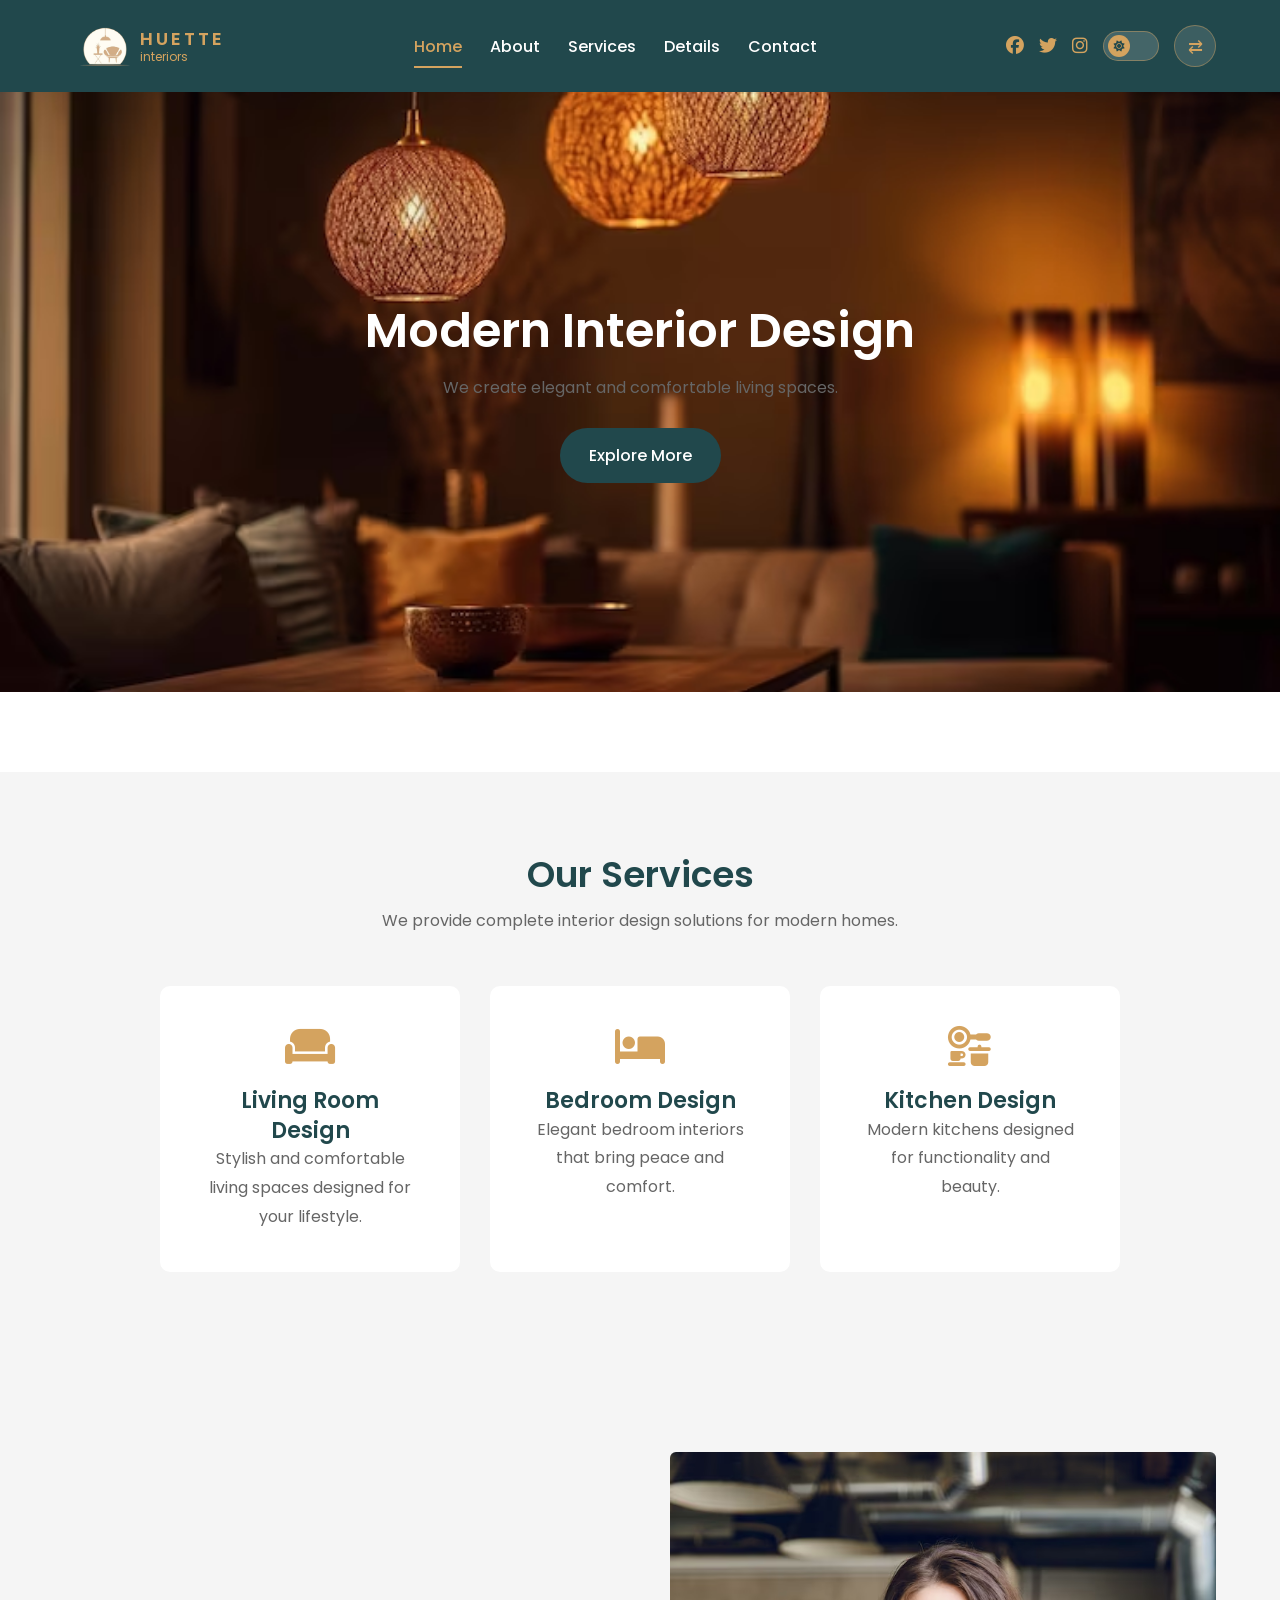
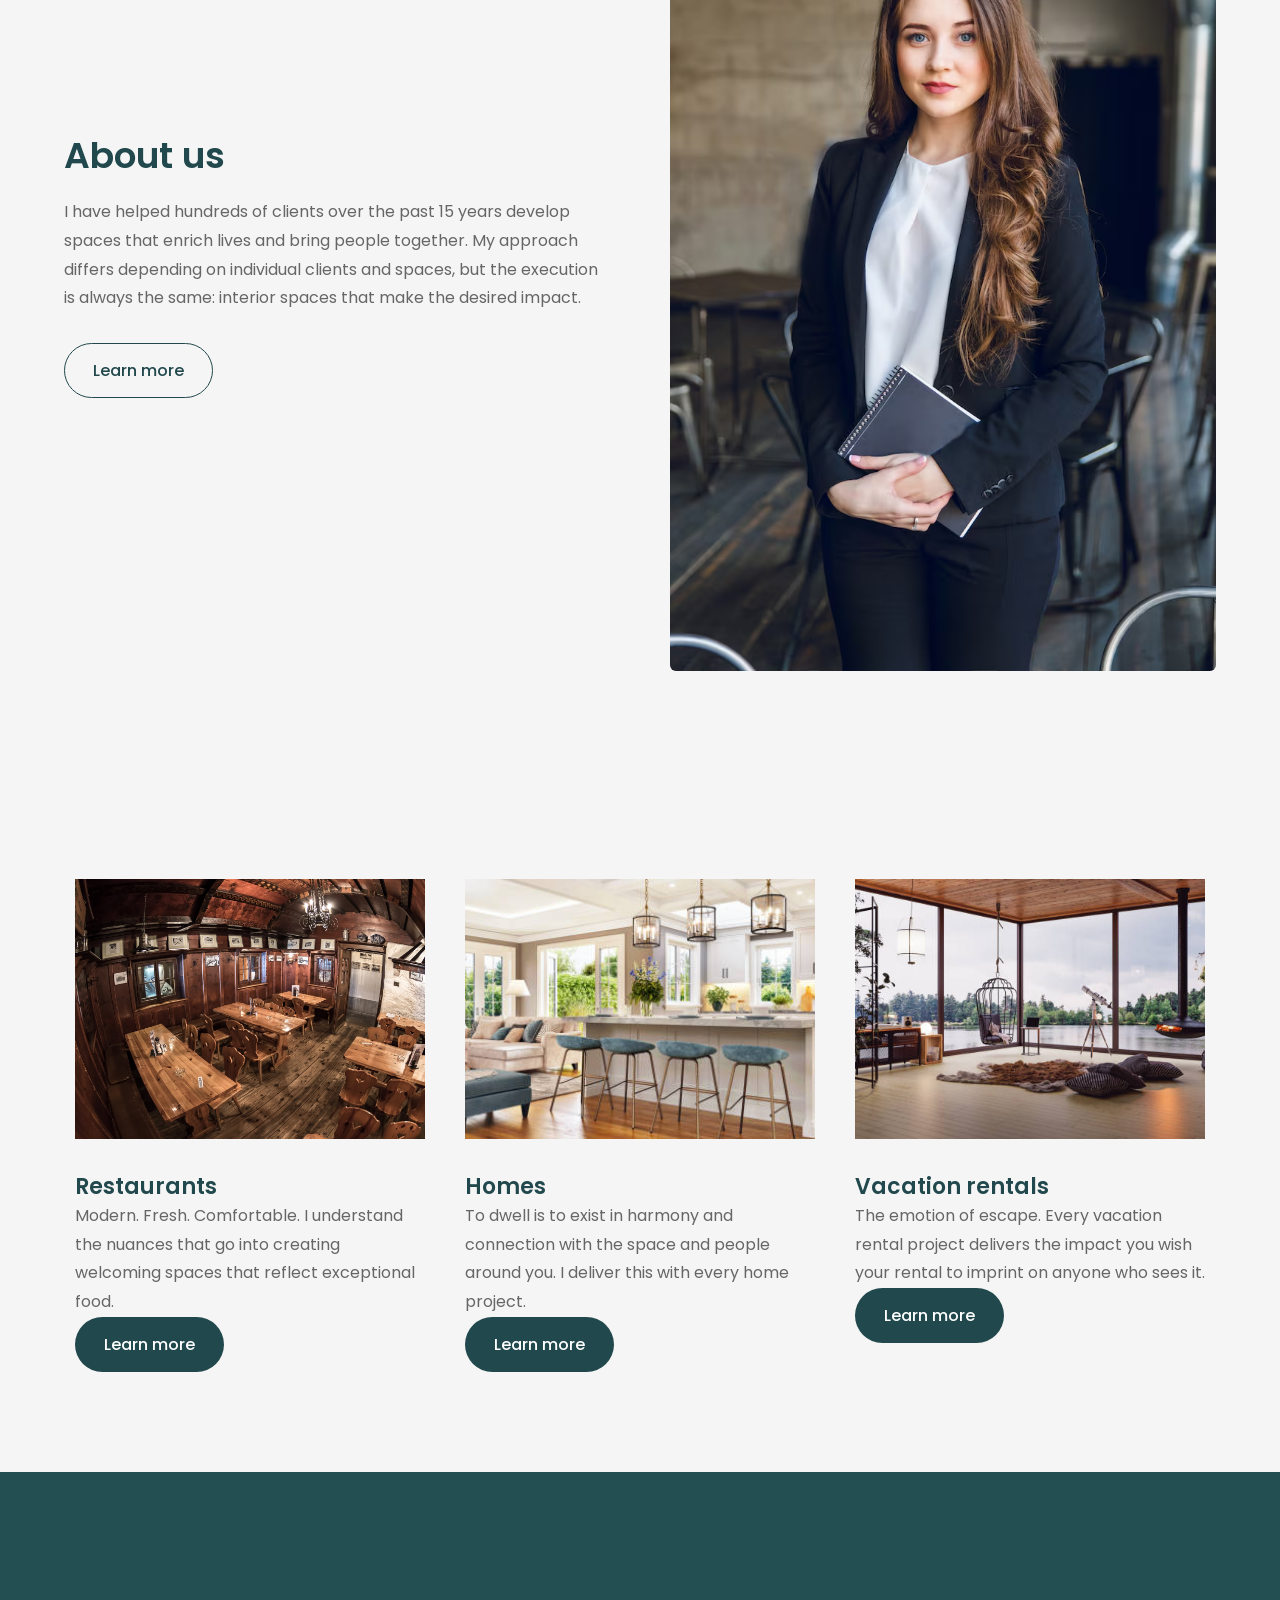
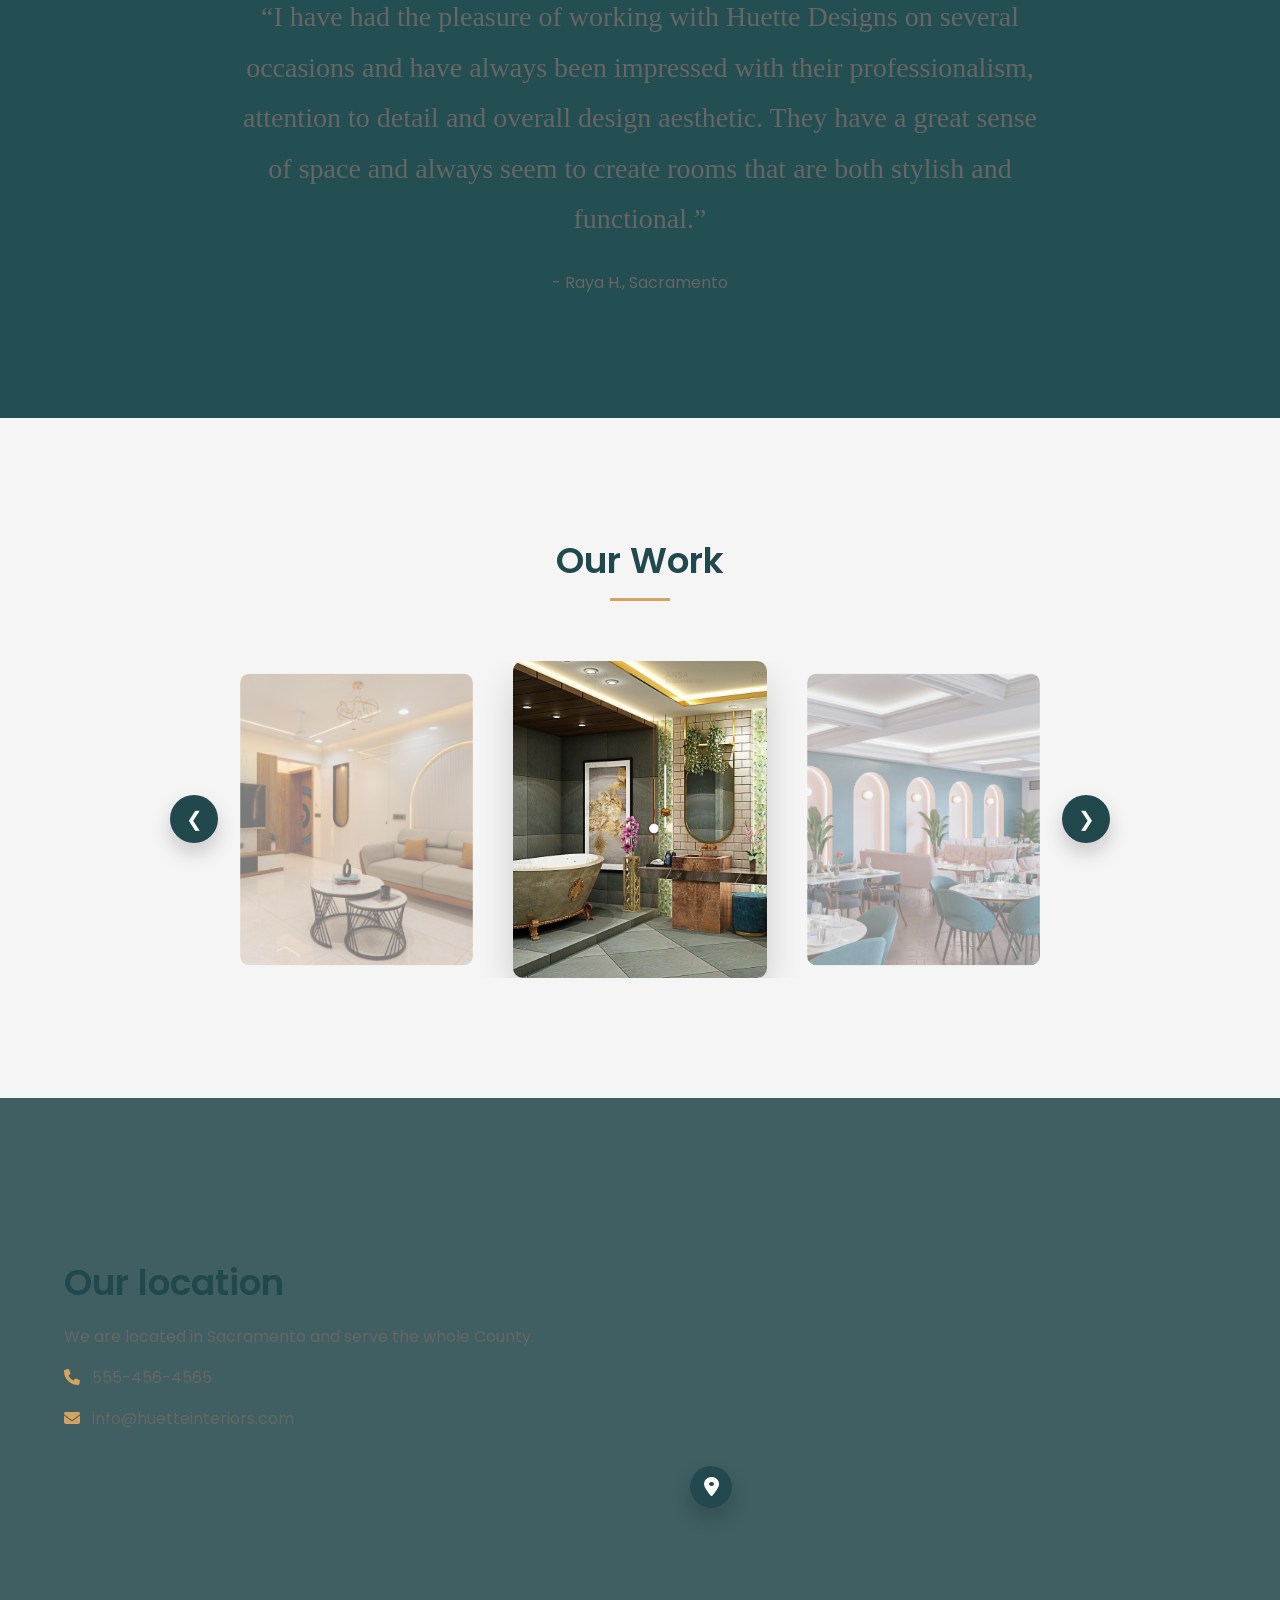
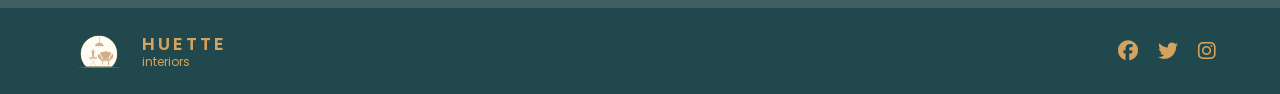
<file: index.html>
<!DOCTYPE html>
<html lang="en" dir="ltr">

<head>
    <meta charset="UTF-8">
    <title>Huette Interiors</title>

    <link rel="stylesheet" href="css/style.css">

    <link rel="stylesheet" href="https://cdnjs.cloudflare.com/ajax/libs/font-awesome/6.5.0/css/all.min.css">

    <link href="https://fonts.googleapis.com/css2?family=Poppins:wght@300;400;500;600;700&display=swap"
        rel="stylesheet">

</head>

<body>

    <!-- HEADER -->
    <header class="header">

        <div class="container header-container">

            <div class="logo">
                <img src="images/logo.png" alt="Huette Logo">

                <div class="logo-text">
                    <h2>HUETTE</h2>
                    <p>interiors</p>
                </div>
            </div>

            <nav class="nav-menu">
                <a href="index.html">Home</a>
                <a href="about.html">About</a>
                <a href="services.html">Services</a>
                <a href="details.html">Details</a>
                <a href="contact.html">Contact</a>
            </nav>

            <div class="header-icons">
                <i class="fab fa-facebook"></i>
                <i class="fab fa-twitter"></i>
                <i class="fab fa-instagram"></i>

                <label class="theme-switch">
  <input type="checkbox" id="darkModeToggle">
  <span class="slider-toggle"></span>
</label>

<button class="rtl-toggle" id="layoutToggle">⇄</button>


            </div>

        </div>

    </header>


    <!-- HERO -->
<section class="hero">

<div class="container hero-content">

<div class="hero-text">
<h1>Modern Interior Design</h1>
<p>We create elegant and comfortable living spaces.</p>
<a href="#" class="hero-btn">Explore More</a>
</div>

</div>

</section>

    <!-- SERVICES -->
<section class="services">

<div class="container">

<div class="services-title">
<h2 class="gradient-text">Our Services</h2>
<p>We provide complete interior design solutions for modern homes.</p>
</div>

<div class="services-box">

<div class="service-card">
<i class="fas fa-couch"></i>
<h3>Living Room Design</h3>
<p>Stylish and comfortable living spaces designed for your lifestyle.</p>
</div>

<div class="service-card">
<i class="fas fa-bed"></i>
<h3>Bedroom Design</h3>
<p>Elegant bedroom interiors that bring peace and comfort.</p>
</div>

<div class="service-card">
<i class="fas fa-kitchen-set"></i>
<h3>Kitchen Design</h3>
<p>Modern kitchens designed for functionality and beauty.</p>
</div>

</div>

</div>

</section>


    <!-- ABOUT -->
    <section class="about">

        <div class="container about-container">

            <div class="about-text">

                <h2>About us</h2>

                <p>
                    I have helped hundreds of clients over the past 15 years develop spaces
                    that enrich lives and bring people together. My approach differs depending
                    on individual clients and spaces, but the execution is always the same:
                    interior spaces that make the desired impact.
                </p>

                <a href="#" class="about-btn">Learn more</a>

            </div>

            <div class="about-image reveal-mask">
                <img src="images/about.jpg" alt="Interior Designer">
            </div>

        </div>

    </section>


    <!-- PROJECTS -->
    <section class="projects">

        <div class="container projects-container">

            <div class="project-card">
                <img src="images/restaurant.jpg" alt="Restaurants">

                <h3>Restaurants</h3>

                <p>
                    Modern. Fresh. Comfortable. I understand the nuances that go
                    into creating welcoming spaces that reflect exceptional food.
                </p>

                <a href="#" class="project-btn">Learn more</a>
            </div>


            <div class="project-card">
                <img src="images/home.jpg" alt="Homes">

                <h3>Homes</h3>

                <p>
                    To dwell is to exist in harmony and connection with the space
                    and people around you. I deliver this with every home project.
                </p>

                <a href="#" class="project-btn">Learn more</a>
            </div>


            <div class="project-card">
                <img src="images/vacation.jpg" alt="Vacation rentals">

                <h3>Vacation rentals</h3>

                <p>
                    The emotion of escape. Every vacation rental project delivers
                    the impact you wish your rental to imprint on anyone who sees it.
                </p>

                <a href="#" class="project-btn">Learn more</a>
            </div>

        </div>

    </section>


    <!-- TESTIMONIAL -->
    <section class="testimonial">

        <div class="container testimonial-container">

            <p class="testimonial-text">
                “I have had the pleasure of working with Huette Designs on several
                occasions and have always been impressed with their professionalism,
                attention to detail and overall design aesthetic. They have a great
                sense of space and always seem to create rooms that are both stylish
                and functional.”
            </p>

            <p class="testimonial-author">
                - Raya H., Sacramento
            </p>

        </div>

    </section>


   <!-- WORK SLIDER -->
<section class="work-section">

<div class="container">

<h2 class="work-title">Our Work</h2>

<div class="work-slider">

<button class="prev">&#10094;</button>

<div class="slider-container">

<div class="slider-track">

<img src="images/work1.jpg" class="slide active">
<img src="images/work2.jpg" class="slide">
<img src="images/work3.jpg" class="slide">
<img src="images/work4.jpg" class="slide">
<img src="images/work5.jpg" class="slide">

</div>

</div>

<button class="next">&#10095;</button>

</div>

</div>

</section>

    <!-- LOCATION -->
    <section class="location">

        <div class="container location-container">

            <div class="location-text">

                <h2>Our location</h2>

                <p>We are located in Sacramento and serve the whole County.</p>

                <p><i class="fas fa-phone"></i> 555-456-4565</p>
                <p><i class="fas fa-envelope"></i> info@huetteinteriors.com</p>

            </div>


            <div class="location-map">

                <iframe src="https://www.google.com/maps?q=Sacramento&output=embed" width="100%" height="350"
                    style="border:0" allowfullscreen loading="lazy">
                </iframe>

                <div class="map-pin">
                    <i class="fas fa-map-marker-alt"></i>
                </div>

            </div>

        </div>

    </section>
    <footer class="footer">

        <div class="container">

            <div class="footer-logo">
                <img src="images/logo.png" alt="Huette Interiors">
                <div class="footer-logo-text">
                    <h2>HUETTE</h2>
                    <p>interiors</p>
                </div>
            </div>

            <div class="footer-social">
                <i class="fab fa-facebook"></i>
                <i class="fab fa-twitter"></i>
                <i class="fab fa-instagram"></i>
            </div>

        </div>

    </footer>
<button id="scrollTopBtn" type="button" aria-label="Scroll to top">&#8679;</button>
<script src="js/script.js"></script>
</body>

</html>
</file>
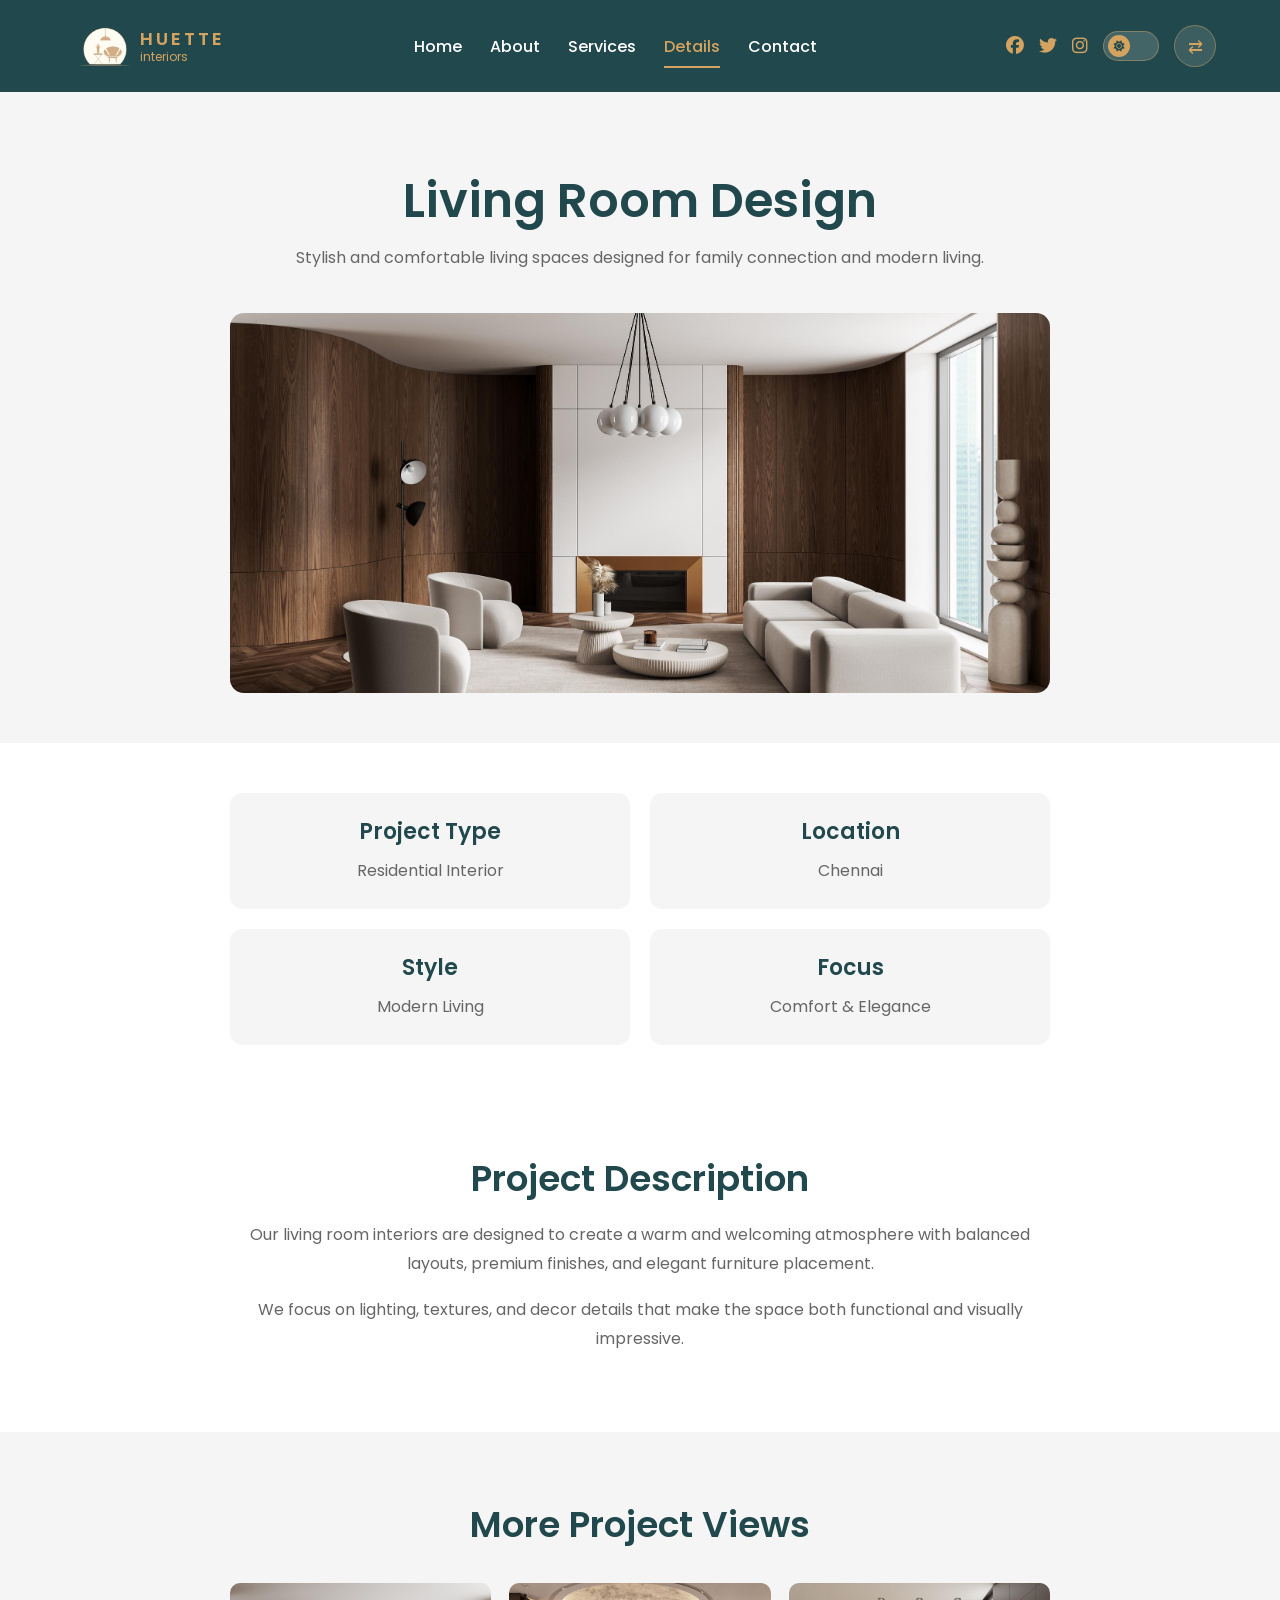
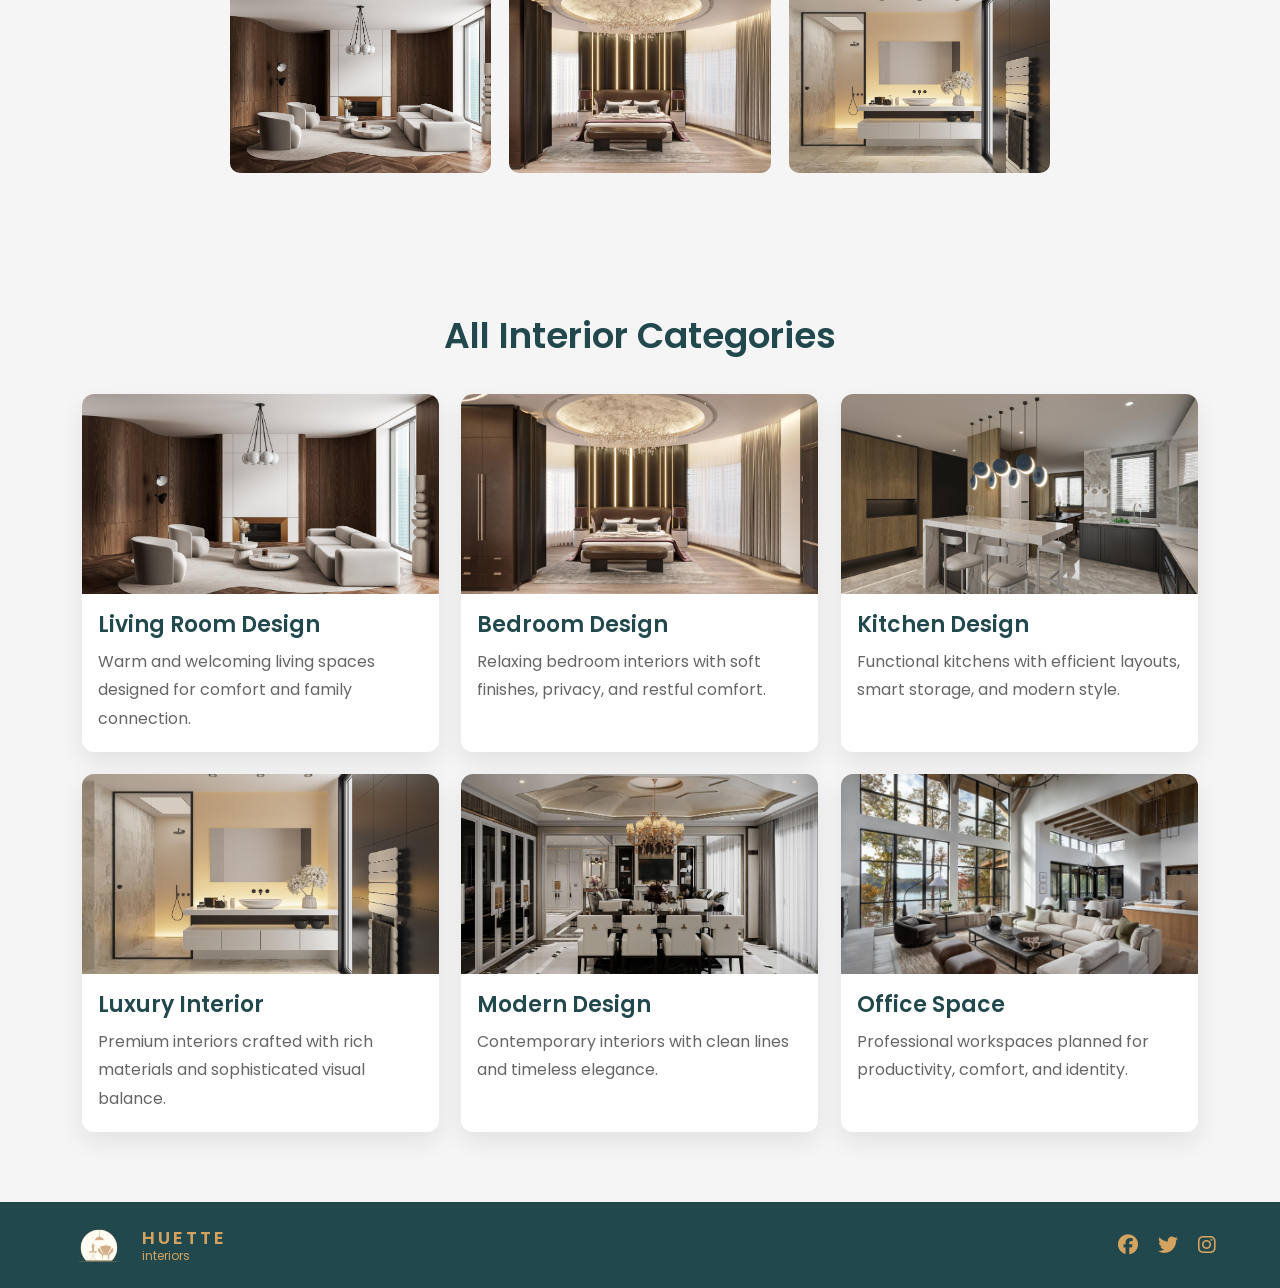
<file: details.html>
<!DOCTYPE html>
<html lang="en" dir="ltr">
<head>
    <meta charset="UTF-8">
    <meta name="viewport" content="width=device-width, initial-scale=1.0">
    <title>Details | Huette Interiors</title>

    <link rel="stylesheet" href="css/style.css">
    <link rel="stylesheet" href="https://cdnjs.cloudflare.com/ajax/libs/font-awesome/6.5.0/css/all.min.css">
    <link href="https://fonts.googleapis.com/css2?family=Poppins:wght@300;400;500;600;700&display=swap" rel="stylesheet">
</head>
<body>

    <header class="header">
        <div class="container header-container">
            <div class="logo">
                <img src="images/logo.png" alt="Huette Logo">
                <div class="logo-text">
                    <h2>HUETTE</h2>
                    <p>interiors</p>
                </div>
            </div>

            <button class="menu-toggle" id="menuToggle" type="button" aria-label="Toggle menu">
                <span></span>
                <span></span>
                <span></span>
            </button>

            <nav class="nav-menu" id="navMenu">
                <a href="index.html">Home</a>
                <a href="about.html">About</a>
                <a href="services.html">Services</a>
                <a href="details.html">Details</a>
                <a href="contact.html">Contact</a>
            </nav>

            <div class="header-icons">
                <i class="fab fa-facebook"></i>
                <i class="fab fa-twitter"></i>
                <i class="fab fa-instagram"></i>

                <label class="theme-switch">
                    <input type="checkbox" id="darkModeToggle">
                    <span class="slider-toggle"></span>
                </label>

                <button class="rtl-toggle" id="layoutToggle" type="button">⇄</button>
            </div>
        </div>
    </header>

    <section class="project-details">
        <div class="container">
            <h1 class="project-title" id="projectTitle">Living Room Design</h1>
            <p class="project-subtitle" id="projectSubtitle">
                Stylish and comfortable living spaces designed for family connection and modern living.
            </p>
        </div>
    </section>

    <section class="project-main-image">
        <img id="projectMainImage" src="images/gallery1.jpg" alt="Living Room Design">
    </section>

    <section class="project-info-section">
        <div class="container project-info-grid">
            <div class="project-info-box">
                <h3>Project Type</h3>
                <p id="projectType">Residential Interior</p>
            </div>

            <div class="project-info-box">
                <h3>Location</h3>
                <p id="projectLocation">Chennai</p>
            </div>

            <div class="project-info-box">
                <h3>Style</h3>
                <p id="projectStyle">Modern Living</p>
            </div>

            <div class="project-info-box">
                <h3>Focus</h3>
                <p id="projectFocus">Comfort & Elegance</p>
            </div>
        </div>
    </section>

    <section class="project-description">
        <div class="container">
            <h2>Project Description</h2>
            <p id="projectDescription1"></p>
            <p id="projectDescription2"></p>
        </div>
    </section>

    <section class="details-gallery">
        <div class="container">
            <h2>More Project Views</h2>
            <div class="details-gallery-grid">
                <img id="galleryImage1" src="images/gallery1.jpg" alt="View 1">
                <img id="galleryImage2" src="images/gallery2.jpg" alt="View 2">
                <img id="galleryImage3" src="images/gallery3.jpg" alt="View 3">
            </div>
        </div>
    </section>

    <section class="all-services-details">
        <div class="container">
            <h2 class="all-services-title">All Interior Categories</h2>

            <div class="all-services-grid">
                <div class="all-service-card">
                    <img src="images/gallery1.jpg" alt="Living Room">
                    <h3>Living Room Design</h3>
                    <p>Warm and welcoming living spaces designed for comfort and family connection.</p>
                </div>

                <div class="all-service-card">
                    <img src="images/gallery2.jpg" alt="Bedroom">
                    <h3>Bedroom Design</h3>
                    <p>Relaxing bedroom interiors with soft finishes, privacy, and restful comfort.</p>
                </div>

                <div class="all-service-card">
                    <img src="images/gallery3.jpg" alt="Kitchen">
                    <h3>Kitchen Design</h3>
                    <p>Functional kitchens with efficient layouts, smart storage, and modern style.</p>
                </div>

                <div class="all-service-card">
                    <img src="images/gallery4.jpg" alt="Luxury Interior">
                    <h3>Luxury Interior</h3>
                    <p>Premium interiors crafted with rich materials and sophisticated visual balance.</p>
                </div>

                <div class="all-service-card">
                    <img src="images/gallery5.jpg" alt="Modern Design">
                    <h3>Modern Design</h3>
                    <p>Contemporary interiors with clean lines and timeless elegance.</p>
                </div>

                <div class="all-service-card">
                    <img src="images/gallery6.jpg" alt="Office Space">
                    <h3>Office Space</h3>
                    <p>Professional workspaces planned for productivity, comfort, and identity.</p>
                </div>
            </div>
        </div>
    </section>

    <footer class="footer">
        <div class="container">
            <div class="footer-logo">
                <img src="images/logo.png" alt="Huette Interiors">
                <div class="footer-logo-text">
                    <h2>HUETTE</h2>
                    <p>interiors</p>
                </div>
            </div>

            <div class="footer-social">
                <i class="fab fa-facebook"></i>
                <i class="fab fa-twitter"></i>
                <i class="fab fa-instagram"></i>
            </div>
        </div>
    </footer>

    <button id="scrollTopBtn" type="button" aria-label="Scroll to top">&#8679;</button>

    <script src="js/details.js"></script>
    <script src="js/script.js"></script>
</body>
</html>
</file>
<file: css/style.css>
/* ================= GLOBAL ================= */

* {
    margin: 0;
    padding: 0;
    box-sizing: border-box;
}

body {
    font-family: 'Poppins', sans-serif;
    transition: 0.3s;
    overflow-x: hidden;
}

section{
position:relative;
}

/* ================= CONTAINER ================= */

.container {
    width: 90%;
    max-width: 1200px;
    margin: auto;
}


/* ================= HEADER ================= */

.header {
    background: #21484c;
    padding: 20px 0;
    position: sticky;
    top: 0;
    z-index: 1000;
}

.header-container {
    display: flex;
    align-items: center;
    justify-content: space-between;
    gap: 20px;
}

.logo {
    display: flex;
    align-items: center;
    gap: 6px;
    color: #d4a35f;
    flex-shrink: 0;
}

.logo img {
    width: 82px;
    margin-right: -12px;
}

.logo-text h2 {
    font-size: 18px;
    letter-spacing: 3px;
}

.logo-text p {
    font-size: 12px;
}

.nav-menu {
    display: flex;
    align-items: center;
    gap: 28px;
}

.nav-menu a {
    color: white;
    text-decoration: none;
    font-size: 16px;
    position: relative;
    transition: color 0.3s ease;
}

.nav-menu a:hover,
.nav-menu a.active {
    color: #d4a35f;
}

.nav-menu a.active::after {
    content: "";
    position: absolute;
    left: 0;
    bottom: -8px;
    width: 100%;
    height: 2px;
    background: #d4a35f;
}

.header-icons {
    display: flex;
    align-items: center;
    gap: 15px;
    flex-shrink: 0;
}

.header-icons i {
    font-size: 18px;
    color: #d4a35f;
    cursor: pointer;
}

.theme-switch {
    position: relative;
    display: inline-flex;
    align-items: center;
    width: 56px;
    height: 30px;
    cursor: pointer;
    flex-shrink: 0;
}

.theme-switch input {
    display: none;
}

.slider-toggle {
    position: relative;
    display: block;
    width: 100%;
    height: 100%;
    background: rgba(255, 255, 255, 0.16);
    border: 1px solid rgba(212, 163, 95, 0.45);
    border-radius: 999px;
    transition: background-color 0.3s ease, border-color 0.3s ease;
}

.slider-toggle::before {
    content: "\f185";
    font-family: "Font Awesome 6 Free";
    font-weight: 900;
    position: absolute;
    top: 50%;
    left: 4px;
    width: 22px;
    height: 22px;
    transform: translateY(-50%);
    border-radius: 50%;
    background: #d4a35f;
    color: #21484c;
    display: flex;
    align-items: center;
    justify-content: center;
    font-size: 11px;
    transition: transform 0.3s ease;
}

.theme-switch input:checked + .slider-toggle {
    background: rgba(212, 163, 95, 0.25);
}

.theme-switch input:checked + .slider-toggle::before {
    content: "\f186";
    transform: translate(26px, -50%);
}

.rtl-toggle {
    border: 1px solid rgba(212, 163, 95, 0.45);
    background: rgba(255, 255, 255, 0.12);
    color: #d4a35f;
    width: 42px;
    height: 42px;
    border-radius: 50%;
    cursor: pointer;
    font-size: 18px;
    display: inline-flex;
    align-items: center;
    justify-content: center;
    transition: 0.3s ease;
}

.rtl-toggle:hover,
.header-icons i:hover {
    transform: translateY(-2px);
}

.rtl-toggle:hover {
    background: #d4a35f;
    color: #21484c;
}

.menu-toggle {
    display: none;
    width: 46px;
    height: 46px;
    border: 1px solid rgba(212, 163, 95, 0.45);
    background: rgba(255, 255, 255, 0.12);
    border-radius: 12px;
    cursor: pointer;
    padding: 10px;
}

.menu-toggle span {
    display: block;
    height: 2px;
    width: 100%;
    background: #d4a35f;
    margin: 5px 0;
    transition: 0.3s ease;
}

/* ================= LOGO TEXT FIX ================= */

.logo-text h2,
.logo-text p,
.footer-logo-text h2,
.footer-logo-text p {
    color: #d4a35f !important;
}

.logo-text h2,
.footer-logo-text h2 {
    font-size: 18px !important;
    letter-spacing: 3px !important;
    line-height: 1.2 !important;
}

.logo-text p,
.footer-logo-text p {
    font-size: 12px !important;
    line-height: 1.2 !important;
}

.dark-mode .logo-text h2,
.dark-mode .logo-text p,
.dark-mode .footer-logo-text h2,
.dark-mode .footer-logo-text p {
    color: #d4a35f !important;
}

@media (max-width: 900px) {
    .header-container {
        flex-wrap: wrap;
    }

    .menu-toggle {
        display: inline-block;
        order: 3;
    }

    .nav-menu {
        display: none;
        width: 100%;
        flex-direction: column;
        align-items: flex-start;
        gap: 18px;
        background: #21484c;
        padding: 20px;
        border-radius: 16px;
        margin-top: 10px;
    }

    .nav-menu.open {
        display: flex;
    }

    .header-icons {
        margin-left: auto;
    }

    html[dir="rtl"] .nav-menu {
        align-items: flex-end;
    }
}

/* ================= HERO ================= */
.hero{
background:url("../images/hero.jpg") center/cover no-repeat;
height:600px;
display:flex;
align-items:center;
justify-content:center;
text-align:center;
margin-bottom:80px;
position:relative;
z-index:1;
}

.hero-content{
color:white;
display:flex;
flex-direction:column;
align-items:center;
gap:20px;
}

.hero-text h1{
font-size:40px;
margin-bottom:15px;
}

.hero-text p{
font-size:16px;
margin-bottom:25px;
}

.hero-btn{
background:#21484c;
color:white;
padding:12px 28px;
text-decoration:none;
border-radius:5px;
font-weight:500;
}



/* ================= SERVICES ================= */

.services {
    padding: 80px 0;
    background: #f5f5f5;
}

.services-title {
    text-align: center;
    margin-bottom: 50px;
}

.services-title h2 {
    font-size: 36px;
    color: #21484c;
    margin-bottom: 10px;
}

.services-box {
    display: flex;
    gap: 30px;
    justify-content: center;
    flex-wrap: wrap;
}

.service-card {
    background: #fff;
    padding: 40px;
    border-radius: 10px;
    text-align: center;
    width: 300px;
    transition: 0.4s;
    cursor: pointer;
}

.service-card:hover {
    transform: translateY(-10px);
    box-shadow: 0 15px 35px rgba(0, 0, 0, 0.15);
}

.service-card i {
    font-size: 40px;
    color: #d4a35f;
    margin-bottom: 20px;
    transition: 0.4s;
}

.service-card:hover i {
    transform: scale(1.2);
}


/* ================= ABOUT ================= */

.about {
    padding: 100px 0;
    background: #f5f5f5;
}

.about-container {
    display: flex;
    align-items: center;
    gap: 60px;
}

.about-text {
    flex: 1;
}

.about-text h2 {
    font-size: 48px;
    margin-bottom: 20px;
}

.about-text p {
    line-height: 1.8;
    color: #555;
    margin-bottom: 30px;
}

.about-btn {
    display: inline-block;
    padding: 12px 28px;
    border: 2px solid #333;
    text-decoration: none;
    color: #333;
    border-radius: 6px;
    transition: 0.3s;
}

.about-btn:hover {
    background: #333;
    color: white;
}

.about-image {
    flex: 1;
}

.about-image img {
    width: 100%;
    border-radius: 6px;
    transition: 0.5s;
}

.about-image:hover img {
    transform: scale(1.05);
}


/* ================= PROJECTS ================= */

.projects {
    padding: 100px 0;
    background: #f5f5f5;
}

.projects-container {
    display: flex;
    gap: 40px;
    justify-content: center;
    flex-wrap: wrap;
}

.project-card {
    width: 350px;
    transition: 0.4s;
    cursor: pointer;
}

.project-card img {
    width: 100%;
    height: 260px;
    object-fit: cover;
    margin-bottom: 25px;
    transition: 0.5s;
}

.project-card:hover img {
    transform: scale(1.1);
}

.project-card:hover {
    transform: translateY(-10px);
}


/* ================= TESTIMONIAL ================= */

.testimonial {
    background: #234e52;
    padding: 120px 0;
    text-align: center;
}

.testimonial-container {
    max-width: 900px;
    margin: auto;
}

.testimonial-text {
    font-size: 30px;
    color: white;
    line-height: 1.8;
    font-family: Georgia, serif;
    margin-bottom: 25px;
}

.testimonial-author {
    color: #e0e0e0;
}


/* ============ WORK SECTION =========== */

/* WORK SECTION */

.work-section{
padding:120px 20px;
background:#f5f5f5;
text-align:center;
}

.work-title{
font-size:34px;
color:#21484c;
margin-bottom:60px;
position:relative;
}

.work-title::after{
content:"";
width:60px;
height:3px;
background:#d4a35f;
display:block;
margin:15px auto 0;
}


/* SLIDER */

.work-slider{
position:relative;
max-width:960px;
margin:auto;
display:flex;
align-items:center;
justify-content:center;
padding:0 70px;
}

.slider-container{
overflow:hidden;
width:100%;
}

.slider-track{
display:flex;
align-items:center;
gap:30px;
transition:transform 0.5s ease;
}


/* SLIDES */

.slide{
flex:0 0 calc((100% - 60px) / 3);
max-width:calc((100% - 60px) / 3);
aspect-ratio:4 / 5;
object-fit:cover;
display:block;
border-radius:10px;
opacity:0.5;
transform:scale(0.92);
transition:all 0.4s ease;
}

.slide.active{
opacity:1;
transform:scale(1);
box-shadow:0 18px 35px rgba(0,0,0,0.16);
}


/* ARROWS */

.prev,
.next{
position:absolute;
top:50%;
transform:translateY(-50%);
background:#21484c;
color:white;
border:none;
width:48px;
height:48px;
border-radius:50%;
cursor:pointer;
font-size:20px;
display:flex;
align-items:center;
justify-content:center;
z-index:2;
box-shadow:0 10px 20px rgba(0,0,0,0.18);
}

.prev{
left:10px;
}

.next{
right:10px;
}
/* ================= LOCATION ================= */

.location {
    background: #3f5f63;
    padding: 80px 0;
}

.location-container {
    display: flex;
    gap: 60px;
    align-items: center;
}

.location-text {
    flex: 1;
    color: #ffffff;
}

.location-text h2 {
    color: #ffffff;
    margin-bottom: 18px;
}

.location-text p {
    color: #000 !important;
    font-size: 16px;
    line-height: 1.8;
    margin-bottom: 12px;
}

.location-text i {
    color: #d4a35f !important;
    margin-right: 8px;
}

.location-map {
    flex: 1;
    position: relative;
}

.location-map iframe {
    width: 100%;
    height: 350px;
    border-radius: 10px;
    border: none;
    display: block;
}

.map-pin {
    position: absolute;
    left: 20px;
    bottom: 20px;
    width: 42px;
    height: 42px;
    border-radius: 50%;
    background: rgba(33, 72, 76, 0.9);
    color: #ffffff;
    display: flex;
    align-items: center;
    justify-content: center;
    font-size: 20px;
    box-shadow: 0 10px 20px rgba(0, 0, 0, 0.18);
}

.dark-mode .location {
    background: #182b2e !important;
}

.dark-mode .location-text h2 {
    color: #ffffff !important;
}

.dark-mode .location-text p {
    color: #f1f1f1 !important;
}

.dark-mode .location-text i {
    color: #d4a35f !important;
}


/* ================= ABOUT HERO ================= */

/* ABOUT HERO */

.about-hero{
background:url("../images/about-hero.jpg") center/cover no-repeat;
height:400px;
display:flex;
align-items:center;
justify-content:center;
text-align:center;
color:white;
position:relative;
}

.about-hero::before{
content:"";
position:absolute;
top:0;
left:0;
width:100%;
height:100%;
background:rgba(0,0,0,0.4);
}

.about-hero-content{
position:relative;
z-index:2;
animation:aboutHeroFade 1.2s ease;
}

.about-hero h1{
font-size:48px;
margin-bottom:10px;
}

.about-hero p{
font-size:18px;
}

@keyframes aboutHeroFade{
from{
opacity:0;
transform:translateY(40px);
}
to{
opacity:1;
transform:translateY(0);
}
}


/* ABOUT STORY */

.about-story{
padding:100px 20px;
background:#f5f5f5;
}

.about-story-container{
display:flex;
align-items:center;
gap:60px;
flex-wrap:wrap;
}

.about-story-text{
flex:1;
}

.about-story-text h2{
font-size:40px;
margin-bottom:20px;
}

.about-story-text p{
line-height:1.8;
color:#555;
margin-bottom:20px;
}

.about-story-image{
flex:1;
}

.about-story-image img{
width:100%;
border-radius:8px;
transition:0.5s;
}

.about-story-image:hover img{
transform:scale(1.05);
}


/* DESIGN PHILOSOPHY */

.design-philosophy{
padding:100px 20px;
background:#f5f5f5;
}

.philosophy-container{
display:flex;
align-items:center;
gap:60px;
flex-wrap:wrap;
}

.philosophy-image{
flex:1;
}

.philosophy-image img{
width:100%;
border-radius:10px;
}

.philosophy-text{
flex:1;
}

.philosophy-text h2{
font-size:36px;
margin-bottom:20px;
}

.philosophy-text p{
line-height:1.8;
color:#555;
}


/* TEAM */

.team{
padding:100px 20px;
text-align:center;
}

.team-container{
display:flex;
justify-content:center;
gap:40px;
flex-wrap:wrap;
}

.team-card{
width:250px;
background:#f5f5f5;
padding:20px;
border-radius:10px;
transition:0.4s;
}

.team-card img{
width:100%;
border-radius:8px;
margin-bottom:15px;
}

.team-card:hover{
transform:translateY(-8px);
box-shadow:0 12px 25px rgba(0,0,0,0.15);
}


/* MISSION */

.mission{
padding:100px 20px;
text-align:center;
}

.mission-container{
display:flex;
justify-content:center;
gap:40px;
flex-wrap:wrap;
}

.mission-card{
background:#f5f5f5;
padding:40px;
border-radius:10px;
width:280px;
transition:0.4s;
}

.mission-card i{
font-size:40px;
color:#d4a35f;
margin-bottom:20px;
}

.mission-card:hover{
transform:translateY(-10px);
box-shadow:0 15px 30px rgba(0,0,0,0.15);
}


/* STATS */

.stats{
background:#21484c;
color:white;
padding:100px 20px;
text-align:center;
}

.stats-container{
display:flex;
justify-content:center;
gap:60px;
flex-wrap:wrap;
}

.stat-box h2{
font-size:40px;
color:#d4a35f;
}

.stat-box p{
font-size:16px;
}


/* TESTIMONIAL */

.about-testimonial{
background:#3f5f63;
padding:120px 20px;
text-align:center;
color:white;
}

.testimonial-container{
max-width:800px;
margin:auto;
}

.testimonial-text{
font-size:26px;
line-height:1.8;
margin-bottom:25px;
}

.testimonial-author{
color:#e0e0e0;
}
.dark-mode {
    background: #121212;
    color: white;
}

.dark-mode .header,
.dark-mode .footer,
.dark-mode .stats,
.dark-mode .testimonial,
.dark-mode .about-testimonial {
    background: #182b2e !important;
}

.dark-mode .about,
.dark-mode .about-story,
.dark-mode .design-philosophy,
.dark-mode .team,
.dark-mode .mission {
    background: #1e1e1e !important;
}

.dark-mode .team-card,
.dark-mode .mission-card {
    background: #2a2a2a;
    color: white;
}

.dark-mode .about-text h2,
.dark-mode .about-story-text h2,
.dark-mode .philosophy-text h2,
.dark-mode .team h2,
.dark-mode .mission h2,
.dark-mode .stat-box h2,
.dark-mode .testimonial-text,
.dark-mode .testimonial-author {
    color: #f5f1ea;
}

.dark-mode .about-text p,
.dark-mode .about-story-text p,
.dark-mode .philosophy-text p,
.dark-mode .team-card p,
.dark-mode .mission-card p,
.dark-mode .stat-box p {
    color: #cccccc;
}

.dark-mode .about-btn {
    border-color: #d4a35f;
    color: #ffffff;
    background: #21484c;
}

.dark-mode .about-btn:hover {
    background: #d4a35f;
    color: #182b2e;
}

/* ======================= SERVICES HERO ======================== */

.services-hero {
    height: 350px;
    background: url("../images/service-hero.jpg") center/cover no-repeat;
    display: flex;
    align-items: center;
    justify-content: center;
    text-align: center;
    color: white;
    position: relative;
}

.services-hero::before {
    content: "";
    position: absolute;
    inset: 0;
    background: rgba(0, 0, 0, 0.4);
}

.services-hero-content {
    position: relative;
    z-index: 2;
}

.services-hero h1 {
    font-size: 48px;
    margin-bottom: 10px;
}

.services-hero p {
    font-size: 18px;
}

/* ======================= GALLERY ======================== */

.gallery {
    padding: 100px 20px;
    background: #f5f5f5;
}

.gallery-title {
    text-align: center;
    font-size: 36px;
    margin-bottom: 50px;
    color: #21484c;
}

.gallery-grid {
    display: grid;
    grid-template-columns: repeat(auto-fit, minmax(250px, 1fr));
    gap: 25px;
}

.gallery-item {
    position: relative;
    overflow: hidden;
    border-radius: 12px;
    box-shadow: 0 10px 25px rgba(0, 0, 0, 0.08);
}

.gallery-item a {
    display: block;
    text-decoration: none;
}

.gallery-item img {
    width: 100%;
    height: 260px;
    object-fit: cover;
    display: block;
    transition: transform 0.4s ease;
}

.gallery-overlay {
    position: absolute;
    left: 0;
    bottom: 0;
    width: 100%;
    background: rgba(0, 0, 0, 0.6);
    color: white;
    padding: 12px;
    text-align: center;
    font-weight: 500;
}

.gallery-item:hover img {
    transform: scale(1.08);
}

/* ======================= SERVICE DETAILS ======================== */

.service-details {
    padding: 100px 20px;
    background: white;
}

.service-detail-container {
    display: flex;
    align-items: center;
    gap: 60px;
    flex-wrap: wrap;
}

.service-image,
.service-text {
    flex: 1;
    min-width: 280px;
}

.service-image img {
    width: 100%;
    border-radius: 12px;
    display: block;
}

.service-text h2 {
    font-size: 36px;
    margin-bottom: 20px;
    color: #21484c;
}

.service-text p {
    line-height: 1.8;
    color: #555;
    margin-bottom: 20px;
}

/* ======================= BEFORE AFTER ======================== */

.before-after-slider {
    padding: 100px 20px;
    background: #f5f5f5;
    text-align: center;
}

.section-title {
    font-size: 36px;
    margin-bottom: 40px;
    color: #21484c;
}

.compare-container {
    position: relative;
    width: 700px;
    max-width: 100%;
    margin: auto;
    overflow: hidden;
    border-radius: 12px;
}

.compare-container img {
    width: 100%;
    display: block;
}

.before-wrapper {
    position: absolute;
    top: 0;
    left: 0;
    width: 50%;
    height: 100%;
    overflow: hidden;
}

.slider {
    position: absolute;
    top: 50%;
    left: 0;
    width: 100%;
    transform: translateY(-50%);
    appearance: none;
    background: transparent;
}

.slider::-webkit-slider-thumb {
    appearance: none;
    width: 20px;
    height: 20px;
    background: #d4a35f;
    border-radius: 50%;
    cursor: pointer;
}

/* ======================= WHY CHOOSE ======================== */

.why-choose {
    background: #21484c;
    color: white;
    padding: 100px 20px;
    text-align: center;
}

.why-choose h2 {
    font-size: 36px;
    margin-bottom: 20px;
}

.choose-grid {
    display: flex;
    gap: 40px;
    justify-content: center;
    margin-top: 40px;
    flex-wrap: wrap;
}

.choose-card {
    background: #2f6064;
    padding: 30px;
    border-radius: 12px;
    width: 260px;
    transition: 0.4s;
}

.choose-card:hover {
    transform: translateY(-10px);
    box-shadow: 0 15px 30px rgba(0, 0, 0, 0.2);
}

/* ======================= DARK MODE ======================== */

.dark-mode .gallery,
.dark-mode .before-after-slider {
    background: #1e1e1e !important;
}

.dark-mode .service-details {
    background: #161616 !important;
}

.dark-mode .gallery-overlay,
.dark-mode .choose-card {
    background: #2a2a2a;
    color: white;
}

.dark-mode .gallery-title,
.dark-mode .section-title,
.dark-mode .service-text h2,
.dark-mode .why-choose h2 {
    color: #f5f1ea;
}

.dark-mode .service-text p {
    color: #cccccc;
}

/* ======================= RESPONSIVE ======================== */

@media (max-width: 768px) {
    .services-hero h1 {
        font-size: 32px;
    }

    .gallery-title,
    .section-title,
    .why-choose h2,
    .service-text h2 {
        font-size: 28px;
    }

    .service-detail-container {
        flex-direction: column;
        text-align: center;
    }
}


/* ========================== DETAILS PAGE ==========================*/
.project-details {
    padding: 80px 20px 40px;
    text-align: center;
    background: #f5f5f5;
}

.project-title {
    font-size: 40px;
    color: #21484c;
    margin-bottom: 14px;
}

.project-subtitle {
    max-width: 760px;
    margin: 0 auto;
    color: #666;
    line-height: 1.8;
    font-size: 16px;
}

.project-main-image {
    background: #f5f5f5;
    padding: 0 20px 50px;
}

.project-main-image img {
    width: 100%;
    max-width: 820px;
    height: 380px;
    object-fit: cover;
    display: block;
    margin: 0 auto;
    border-radius: 14px;
}

.project-info-section {
    padding: 50px 20px;
    background: #ffffff;
}

.project-info-grid {
    display: grid;
    grid-template-columns: repeat(2, minmax(220px, 1fr));
    gap: 20px;
    max-width: 820px;
    margin: 0 auto;
}

.project-info-box {
    background: #f5f5f5;
    padding: 24px 18px;
    border-radius: 12px;
    text-align: center;
}

.project-info-box h3 {
    color: #21484c;
    margin-bottom: 10px;
    font-size: 20px;
}

.project-info-box p {
    color: #666;
    line-height: 1.7;
    font-size: 15px;
    white-space: normal;
}

.project-description {
    padding: 60px 20px;
    text-align: center;
    background: #ffffff;
}

.project-description .container {
    max-width: 820px;
}

.project-description h2 {
    margin-bottom: 20px;
    color: #21484c;
}

.project-description p {
    margin: 0 auto 18px;
    line-height: 1.9;
    color: #555;
    font-size: 16px;
}

.details-gallery {
    padding: 70px 20px;
    text-align: center;
    background: #f5f5f5;
}

.details-gallery h2 {
    margin-bottom: 36px;
    color: #21484c;
}

.details-gallery-grid {
    display: grid;
    grid-template-columns: repeat(3, minmax(0, 1fr));
    gap: 18px;
    max-width: 820px;
    margin: 0 auto;
}

.details-gallery-grid img {
    width: 100%;
    height: 190px;
    object-fit: cover;
    border-radius: 10px;
    transition: 0.4s;
    cursor: pointer;
}

.details-gallery-grid img:hover {
    transform: scale(1.04);
}

.all-services-details {
    padding: 70px 20px;
    background: #f5f5f5;
}

.all-services-title {
    text-align: center;
    font-size: 34px;
    color: #21484c;
    margin-bottom: 36px;
}

.all-services-grid {
    display: grid;
    grid-template-columns: repeat(3, minmax(0, 1fr));
    gap: 22px;
}

.all-service-card {
    background: #ffffff;
    border-radius: 12px;
    overflow: hidden;
    box-shadow: 0 10px 25px rgba(0, 0, 0, 0.08);
    transition: 0.3s ease;
}

.all-service-card:hover {
    transform: translateY(-8px);
}

.all-service-card img {
    width: 100%;
    height: 200px;
    object-fit: cover;
    display: block;
}

.all-service-card h3 {
    color: #21484c;
    margin: 16px 16px 8px;
    font-size: 21px;
}

.all-service-card p {
    color: #666;
    line-height: 1.8;
    margin: 0 16px 18px;
    font-size: 15px;
}

.dark-mode .project-details,
.dark-mode .details-gallery,
.dark-mode .all-services-details {
    background: #1e1e1e !important;
}

.dark-mode .project-info-section,
.dark-mode .project-description {
    background: #161616 !important;
}

.dark-mode .project-info-box,
.dark-mode .all-service-card {
    background: #2a2a2a;
}

.dark-mode .project-title,
.dark-mode .project-description h2,
.dark-mode .details-gallery h2,
.dark-mode .all-services-title,
.dark-mode .project-info-box h3,
.dark-mode .all-service-card h3 {
    color: #f5f1ea;
}

.dark-mode .project-subtitle,
.dark-mode .project-info-box p,
.dark-mode .project-description p,
.dark-mode .all-service-card p {
    color: #cccccc;
}
/* ===================== contact =====================*/
.contact-hero {
    position: relative;
    padding: 120px 20px;
    text-align: center;
    background: url("../images/contact-hero.jpg") center/cover no-repeat;
    color: white;
    overflow: hidden;
}

.contact-hero-overlay {
    position: absolute;
    inset: 0;
    background: linear-gradient(rgba(20, 35, 37, 0.55), rgba(20, 35, 37, 0.7));
}

.contact-hero-content {
    position: relative;
    z-index: 1;
    max-width: 760px;
}

.contact-tag {
    display: inline-block;
    margin-bottom: 18px;
    padding: 8px 16px;
    border-radius: 999px;
    background: rgba(212, 163, 95, 0.18);
    border: 1px solid rgba(212, 163, 95, 0.45);
    color: #f6d8a8;
    font-size: 14px;
    letter-spacing: 0.5px;
}

.contact-hero h1 {
    font-size: 48px;
    margin-bottom: 14px;
}

.contact-hero p {
    font-size: 17px;
    line-height: 1.8;
    color: #f1f1f1;
}

.contact-section {
    padding: 90px 20px;
    background: linear-gradient(180deg, #f5f5f5 0%, #efe7db 100%);
}

.contact-container {
    display: grid;
    grid-template-columns: 1fr 1fr;
    gap: 35px;
    align-items: start;
}

.contact-info,
.contact-form {
    background: rgba(255, 255, 255, 0.88);
    backdrop-filter: blur(10px);
    border-radius: 18px;
    padding: 34px;
    box-shadow: 0 20px 45px rgba(0, 0, 0, 0.08);
}

.contact-info h2,
.contact-form h2 {
    color: #21484c;
    margin-bottom: 16px;
    font-size: 32px;
}

.contact-intro {
    color: #666;
    line-height: 1.8;
    margin-bottom: 25px;
}

.info-card {
    display: flex;
    gap: 16px;
    align-items: flex-start;
    padding: 18px;
    background: #f8f6f2;
    border-radius: 14px;
    margin-bottom: 16px;
}

.info-card i {
    width: 46px;
    height: 46px;
    border-radius: 50%;
    background: #21484c;
    color: #d4a35f;
    display: flex;
    align-items: center;
    justify-content: center;
    font-size: 18px;
    flex-shrink: 0;
}

.info-card h3 {
    margin-bottom: 6px;
    color: #21484c;
}

.info-card p {
    color: #666;
    line-height: 1.7;
}

.contact-services {
    display: flex;
    flex-wrap: wrap;
    gap: 12px;
    margin: 25px 0;
}

.contact-services span {
    padding: 10px 14px;
    border-radius: 999px;
    background: #21484c;
    color: #fff;
    font-size: 14px;
}

.contact-actions {
    display: flex;
    gap: 14px;
    flex-wrap: wrap;
}

.contact-action-btn {
    display: inline-block;
    padding: 12px 22px;
    border-radius: 999px;
    background: #21484c;
    color: white;
    text-decoration: none;
    transition: 0.3s ease;
}

.contact-action-btn.outline {
    background: transparent;
    border: 1px solid #21484c;
    color: #21484c;
}

.contact-action-btn:hover {
    background: #d4a35f;
    color: #1c2d2f;
}

.contact-form form {
    display: flex;
    flex-direction: column;
    gap: 16px;
}

.contact-form input,
.contact-form textarea {
    padding: 14px 16px;
    border: 1px solid #ddd;
    border-radius: 12px;
    font-family: "Poppins", sans-serif;
    font-size: 14px;
    background: #fff;
}

.contact-form textarea {
    min-height: 150px;
    resize: vertical;
}

.contact-form button {
    background: #21484c;
    color: white;
    border: none;
    padding: 14px;
    border-radius: 12px;
    cursor: pointer;
    transition: 0.3s ease;
    font-size: 15px;
}

.contact-form button:hover {
    background: #d4a35f;
    color: #1c2d2f;
}

.contact-map-section {
    padding: 90px 20px;
    background: #f5f5f5;
}

.map-header {
    text-align: center;
    margin-bottom: 28px;
}

.map-header h2 {
    color: #21484c;
    font-size: 34px;
    margin-bottom: 10px;
}

.map-header p {
    color: #666;
}

.contact-map {
    overflow: hidden;
    border-radius: 18px;
    box-shadow: 0 18px 40px rgba(0, 0, 0, 0.08);
}

.contact-map iframe {
    width: 100%;
    height: 380px;
    border: none;
    display: block;
}

.dark-mode .contact-section,
.dark-mode .contact-map-section {
    background: #1b1b1b !important;
}

.dark-mode .contact-info,
.dark-mode .contact-form,
.dark-mode .info-card {
    background: #2a2a2a;
}

.dark-mode .contact-info h2,
.dark-mode .contact-form h2,
.dark-mode .map-header h2,
.dark-mode .info-card h3 {
    color: #f5f1ea;
}

.dark-mode .contact-intro,
.dark-mode .info-card p,
.dark-mode .map-header p {
    color: #cccccc;
}

.dark-mode .contact-form input,
.dark-mode .contact-form textarea {
    background: #1f1f1f;
    border-color: #444;
    color: #fff;
}

/* ================= FOOTER ================= */

.footer {
    background: #21484c;
    padding: 25px 0;
}

/* container handles layout */

.footer .container {
    display: flex;
    justify-content: space-between;
    align-items: center;
}

/* Logo */

.footer-logo {
    display: flex;
    align-items: center;
    gap: 8px;
    color: #d4a35f;
}

.footer-logo img {
    width: 70px;
}

/* Logo text */

.footer-logo-text h2 {
    margin: 0;
    font-size: 18px;
    letter-spacing: 3px;
}

.footer-logo-text p {
    margin: 0;
    font-size: 12px;
}

/* Social icons */

.footer-social {
    display: flex;
    gap: 20px;
    font-size: 20px;
    color: #d4a35f;
}

.footer-social i {
    cursor: pointer;
}

/* ================= DARK MODE ================= */

.dark-mode {
    background: #121212;
    color: #f5f1ea;
}

.dark-mode .header,
.dark-mode .footer,
.dark-mode .stats,
.dark-mode .testimonial,
.dark-mode .about-testimonial {
    background: #182b2e !important;
}

.dark-mode .services,
.dark-mode .about,
.dark-mode .projects,
.dark-mode .work-section,
.dark-mode .gallery,
.dark-mode .service-details,
.dark-mode .before-after-slider,
.dark-mode .why-choose,
.dark-mode .project-details,
.dark-mode .project-info-section,
.dark-mode .project-description,
.dark-mode .details-gallery,
.dark-mode .all-services-details,
.dark-mode .contact-section,
.dark-mode .contact-map-section,
.dark-mode .about-story,
.dark-mode .design-philosophy,
.dark-mode .team,
.dark-mode .mission {
    background: #1e1e1e !important;
}

.dark-mode .service-card,
.dark-mode .project-card,
.dark-mode .team-card,
.dark-mode .mission-card,
.dark-mode .choose-card,
.dark-mode .project-info-box,
.dark-mode .all-service-card,
.dark-mode .contact-info,
.dark-mode .contact-form,
.dark-mode .info-card,
.dark-mode .contact-form input,
.dark-mode .contact-form textarea,
.dark-mode .gallery-overlay {
    background: #2a2a2a;
    color: #f5f1ea;
}

.dark-mode h1,
.dark-mode h2,
.dark-mode h3,
.dark-mode .gallery-title,
.dark-mode .section-title,
.dark-mode .project-title,
.dark-mode .all-services-title,
.dark-mode .map-header h2,
.dark-mode .service-text h2,
.dark-mode .contact-info h2,
.dark-mode .contact-form h2 {
    color: #f5f1ea;
}

.dark-mode p,
.dark-mode .project-subtitle,
.dark-mode .project-description p,
.dark-mode .service-text p,
.dark-mode .contact-intro,
.dark-mode .info-card p,
.dark-mode .all-service-card p,
.dark-mode .project-info-box p {
    color: #cccccc;
}

.dark-mode .nav-menu a {
    color: #f5f1ea;
}

.dark-mode .nav-menu a:hover {
    color: #d4a35f;
}

.dark-mode .slider-toggle {
    background: rgba(255, 255, 255, 0.08);
    border-color: rgba(212, 163, 95, 0.7);
}

.dark-mode .rtl-toggle {
    background: rgba(255, 255, 255, 0.08);
    color: #f0c88b;
    border-color: rgba(240, 200, 139, 0.45);
}


.header {
    background: #21484c;
    padding: 25px 0;
}

.header-container {
    display: flex;
    align-items: center;
    justify-content: space-between;
}

.header-icons {
    display: flex;
    align-items: center;
    gap: 15px;
}

.header-icons i {
    font-size: 18px;
    color: #d4a35f;
    cursor: pointer;
}

.theme-switch {
    position: relative;
    display: inline-flex;
    align-items: center;
    width: 56px;
    height: 30px;
    cursor: pointer;
    flex-shrink: 0;
}

.theme-switch input {
    display: none;
}

.slider-toggle {
    position: relative;
    display: block;
    width: 100%;
    height: 100%;
    background: rgba(255, 255, 255, 0.16);
    border: 1px solid rgba(212, 163, 95, 0.45);
    border-radius: 999px;
    transition: background-color 0.3s ease, border-color 0.3s ease;
}

.slider-toggle::before {
    content: "\f185";
    font-family: "Font Awesome 6 Free";
    font-weight: 900;
    position: absolute;
    top: 50%;
    left: 4px;
    width: 22px;
    height: 22px;
    transform: translateY(-50%);
    border-radius: 50%;
    background: #d4a35f;
    color: #21484c;
    display: flex;
    align-items: center;
    justify-content: center;
    font-size: 11px;
    transition: transform 0.3s ease, background-color 0.3s ease;
}

.theme-switch input:checked + .slider-toggle {
    background: rgba(212, 163, 95, 0.25);
}

.theme-switch input:checked + .slider-toggle::before {
    content: "\f186";
    transform: translate(26px, -50%);
}

.rtl-toggle {
    border: 1px solid rgba(212, 163, 95, 0.45);
    background: rgba(255, 255, 255, 0.12);
    color: #d4a35f;
    width: 42px;
    height: 42px;
    border-radius: 50%;
    cursor: pointer;
    font-size: 18px;
    display: inline-flex;
    align-items: center;
    justify-content: center;
    transition: background-color 0.3s ease, color 0.3s ease, transform 0.3s ease;
}

.rtl-toggle:hover,
.header-icons i:hover {
    transform: translateY(-2px);
}

.rtl-toggle:hover {
    background: #d4a35f;
    color: #21484c;
}


/* ================= SMOOTH MODE ================= */

body,
.header,
.footer,
.service-card,
.project-card,
.team-card,
.mission-card,
.choose-card,
.project-info-box,
.all-service-card,
.contact-info,
.contact-form,
.info-card,
.about-btn,
.hero-btn,
.project-btn,
.contact-form button,
#scrollTopBtn {
    transition: background-color 0.3s ease, color 0.3s ease, border-color 0.3s ease, transform 0.3s ease;
}

/* ================= FULL RTL ================= */

html[dir="rtl"] body {
    direction: rtl;
    text-align: right;
}

html[dir="rtl"] .header-container,
html[dir="rtl"] .footer .container,
html[dir="rtl"] .about-container,
html[dir="rtl"] .about-story-container,
html[dir="rtl"] .philosophy-container,
html[dir="rtl"] .location-container,
html[dir="rtl"] .contact-container,
html[dir="rtl"] .service-detail-container {
    flex-direction: row-reverse;
}

html[dir="rtl"] .logo,
html[dir="rtl"] .footer-logo,
html[dir="rtl"] .info-card,
html[dir="rtl"] .contact-actions {
    flex-direction: row-reverse;
}

html[dir="rtl"] .header-icons {
    flex-direction: row-reverse;
}

html[dir="rtl"] .nav-menu {
    flex-direction: row-reverse;
}

html[dir="rtl"] .services-box,
html[dir="rtl"] .projects-container,
html[dir="rtl"] .team-container,
html[dir="rtl"] .mission-container,
html[dir="rtl"] .choose-grid,
html[dir="rtl"] .project-info-grid,
html[dir="rtl"] .gallery-grid,
html[dir="rtl"] .details-gallery-grid,
html[dir="rtl"] .all-services-grid,
html[dir="rtl"] .project-category-grid {
    direction: rtl;
}

html[dir="rtl"] .about-text,
html[dir="rtl"] .about-story-text,
html[dir="rtl"] .philosophy-text,
html[dir="rtl"] .service-text,
html[dir="rtl"] .project-details,
html[dir="rtl"] .project-description,
html[dir="rtl"] .contact-info,
html[dir="rtl"] .contact-form,
html[dir="rtl"] .services-title,
html[dir="rtl"] .gallery-title,
html[dir="rtl"] .map-header,
html[dir="rtl"] .location-text {
    text-align: right;
}

html[dir="rtl"] .contact-form input,
html[dir="rtl"] .contact-form textarea {
    text-align: right;
}

html[dir="rtl"] .project-main-image img,
html[dir="rtl"] .service-image img,
html[dir="rtl"] .about-image img,
html[dir="rtl"] .about-story-image img,
html[dir="rtl"] .philosophy-image img,
html[dir="rtl"] .location-map iframe {
    direction: ltr;
}

html[dir="rtl"] .prev {
    left: auto;
    right: 10px;
}

html[dir="rtl"] .next {
    right: auto;
    left: 10px;
}

html[dir="rtl"] #scrollTopBtn {
    right: auto;
    left: 24px;
}

.header-icons {
    display: flex;
    align-items: center;
    gap: 15px;
}

html[dir="rtl"] .header-icons {
    flex-direction: row-reverse;
}
html[dir="rtl"] {
    direction: rtl;
}

html[dir="rtl"] body {
    text-align: right;
}

html[dir="rtl"] .header-container,
html[dir="rtl"] .footer .container,
html[dir="rtl"] .about-container,
html[dir="rtl"] .service-detail-container,
html[dir="rtl"] .location-container {
    flex-direction: row-reverse !important;
}

html[dir="rtl"] .nav-menu,
html[dir="rtl"] .header-icons,
html[dir="rtl"] .logo,
html[dir="rtl"] .footer-logo,
html[dir="rtl"] .footer-social {
    flex-direction: row-reverse !important;
}


@media (max-width: 768px) {
    html[dir="rtl"] .header-container,
    html[dir="rtl"] .footer .container,
    html[dir="rtl"] .about-container,
    html[dir="rtl"] .about-story-container,
    html[dir="rtl"] .philosophy-container,
    html[dir="rtl"] .location-container,
    html[dir="rtl"] .contact-container,
    html[dir="rtl"] .service-detail-container {
        flex-direction: column;
    }

    html[dir="rtl"] #scrollTopBtn {
        left: 16px;
    }
}

/* ================= FINAL READY OVERRIDES ================= */

/* Typography */
body,
button,
input,
textarea,
select,
a {
    font-family: 'Poppins', sans-serif !important;
}

body {
    font-size: 16px !important;
    line-height: 1.7 !important;
    color: #333 !important;
}

h1,
.hero-text h1,
.about-hero h1,
.services-hero h1,
.contact-hero h1,
.project-title {
    font-size: 48px !important;
    font-weight: 600 !important;
    line-height: 1.2 !important;
}

h2,
.services-title h2,
.about-text h2,
.about-story-text h2,
.philosophy-text h2,
.work-title,
.gallery-title,
.service-text h2,
.section-title,
.why-choose h2,
.project-description h2,
.details-gallery h2,
.all-services-title,
.contact-info h2,
.contact-form h2,
.map-header h2,
.location-text h2 {
    font-size: 36px !important;
    font-weight: 600 !important;
    line-height: 1.25 !important;
    color: #21484c !important;
}

h3,
.service-card h3,
.project-card h3,
.team-card h3,
.mission-card h3,
.choose-card h3,
.project-info-box h3,
.all-service-card h3,
.info-card h3 {
    font-size: 22px !important;
    font-weight: 600 !important;
    line-height: 1.35 !important;
    color: #21484c !important;
}

p,
.hero-text p,
.services-title p,
.about-text p,
.about-story-text p,
.philosophy-text p,
.service-text p,
.project-subtitle,
.project-description p,
.project-info-box p,
.all-service-card p,
.contact-intro,
.info-card p,
.contact-hero p,
.map-header p,
.location-text p,
.testimonial-author {
    font-size: 16px !important;
    line-height: 1.8 !important;
    color: #666 !important;
}

.testimonial-text {
    font-size: 28px !important;
    line-height: 1.8 !important;
}

.logo-text h2,
.footer-logo-text h2 {
    font-size: 18px !important;
    letter-spacing: 3px !important;
}

.logo-text p,
.footer-logo-text p {
    font-size: 12px !important;
}

.nav-menu a {
    font-size: 16px !important;
    font-weight: 500 !important;
}

/* Buttons */
.hero-btn,
.about-btn,
.project-btn,
.contact-form button,
.contact-action-btn {
    display: inline-flex;
    align-items: center;
    justify-content: center;
    padding: 13px 28px;
    border-radius: 999px;
    border: 1px solid transparent;
    background: #21484c;
    color: #ffffff;
    text-decoration: none;
    font-weight: 500;
    transition: background-color 0.3s ease, color 0.3s ease, transform 0.3s ease, border-color 0.3s ease;
}

.about-btn,
.contact-action-btn.outline {
    background: transparent;
    border-color: #21484c;
    color: #21484c;
}

.hero-btn:hover,
.about-btn:hover,
.project-btn:hover,
.contact-form button:hover,
.contact-action-btn:hover {
    background: #d4a35f;
    color: #1c2d2f;
    transform: translateY(-3px);
}

/* Lightweight animations */
.service-card,
.project-card,
.team-card,
.mission-card,
.choose-card,
.project-info-box,
.all-service-card,
.info-card,
.about,
.work-section,
.location,
.gallery-item,
.service-image,
.service-text,
.about-image,
.about-text,
.about-story-text,
.about-story-image,
.philosophy-text,
.philosophy-image {
    opacity: 0;
    transform: translateY(26px);
    transition: opacity 0.7s ease, transform 0.7s ease, box-shadow 0.35s ease;
}

.service-card.show,
.project-card.show,
.team-card.show,
.mission-card.show,
.choose-card.show,
.project-info-box.show,
.all-service-card.show,
.info-card.show,
.about.show,
.work-section.show,
.location.show,
.gallery-item.show,
.service-image.show,
.service-text.show,
.about-image.show,
.about-text.show,
.about-story-text.show,
.about-story-image.show,
.philosophy-text.show,
.philosophy-image.show {
    opacity: 1;
    transform: translateY(0);
}

.header {
    animation: softFadeDown 0.7s ease;
}

.hero-text,
.services-hero-content,
.about-hero-content,
.contact-hero-content,
.project-details .container {
    animation: softFadeUp 0.9s ease;
}

@keyframes softFadeDown {
    from {
        opacity: 0;
        transform: translateY(-18px);
    }
    to {
        opacity: 1;
        transform: translateY(0);
    }
}

@keyframes softFadeUp {
    from {
        opacity: 0;
        transform: translateY(24px);
    }
    to {
        opacity: 1;
        transform: translateY(0);
    }
}

/* Dark mode */
.dark-mode {
    background: #121212;
    color: #f5f1ea;
}

.dark-mode .header,
.dark-mode .footer,
.dark-mode .stats,
.dark-mode .testimonial,
.dark-mode .about-testimonial {
    background: #182b2e !important;
}

.dark-mode .services,
.dark-mode .about,
.dark-mode .projects,
.dark-mode .work-section,
.dark-mode .gallery,
.dark-mode .service-details,
.dark-mode .before-after-slider,
.dark-mode .why-choose,
.dark-mode .project-details,
.dark-mode .project-info-section,
.dark-mode .project-description,
.dark-mode .details-gallery,
.dark-mode .all-services-details,
.dark-mode .contact-section,
.dark-mode .contact-map-section,
.dark-mode .about-story,
.dark-mode .design-philosophy,
.dark-mode .team,
.dark-mode .mission {
    background: #1e1e1e !important;
}

.dark-mode .service-card,
.dark-mode .project-card,
.dark-mode .team-card,
.dark-mode .mission-card,
.dark-mode .choose-card,
.dark-mode .project-info-box,
.dark-mode .all-service-card,
.dark-mode .contact-info,
.dark-mode .contact-form,
.dark-mode .info-card,
.dark-mode .contact-form input,
.dark-mode .contact-form textarea,
.dark-mode .gallery-overlay {
    background: #2a2a2a !important;
    color: #f5f1ea !important;
}

.dark-mode h1,
.dark-mode h2,
.dark-mode h3,
.dark-mode .gallery-title,
.dark-mode .section-title,
.dark-mode .project-title,
.dark-mode .all-services-title,
.dark-mode .map-header h2,
.dark-mode .service-text h2,
.dark-mode .contact-info h2,
.dark-mode .contact-form h2,
.dark-mode .services-title h2,
.dark-mode .about-text h2,
.dark-mode .about-story-text h2,
.dark-mode .philosophy-text h2,
.dark-mode .location-text h2 {
    color: #f5f1ea !important;
}

.dark-mode p,
.dark-mode .project-subtitle,
.dark-mode .project-description p,
.dark-mode .service-text p,
.dark-mode .contact-intro,
.dark-mode .info-card p,
.dark-mode .all-service-card p,
.dark-mode .project-info-box p,
.dark-mode .services-title p,
.dark-mode .about-text p,
.dark-mode .about-story-text p,
.dark-mode .philosophy-text p,
.dark-mode .location-text p {
    color: #cccccc !important;
}

.dark-mode .nav-menu a {
    color: #f5f1ea !important;
}

.dark-mode .nav-menu a:hover,
.dark-mode .nav-menu a.active {
    color: #d4a35f !important;
}

.dark-mode .slider-toggle {
    background: rgba(255, 255, 255, 0.08) !important;
    border-color: rgba(212, 163, 95, 0.7) !important;
}

.dark-mode .rtl-toggle {
    background: rgba(255, 255, 255, 0.08) !important;
    color: #f0c88b !important;
    border-color: rgba(240, 200, 139, 0.45) !important;
}

.dark-mode .about-btn,
.dark-mode .contact-action-btn.outline {
    border-color: #d4a35f !important;
    color: #f5f1ea !important;
}

.dark-mode .hero-btn,
.dark-mode .project-btn,
.dark-mode .contact-form button,
.dark-mode .contact-action-btn {
    background: #21484c !important;
    color: #ffffff !important;
}

.dark-mode #scrollTopBtn {
    background: #d4a35f !important;
    color: #182b2e !important;
}

/* Final RTL */
html[dir="rtl"] {
    direction: rtl;
}

html[dir="rtl"] body {
    text-align: right;
}

html[dir="rtl"] .header-container,
html[dir="rtl"] .footer .container,
html[dir="rtl"] .about-container,
html[dir="rtl"] .about-story-container,
html[dir="rtl"] .philosophy-container,
html[dir="rtl"] .location-container,
html[dir="rtl"] .service-detail-container {
    flex-direction: row-reverse !important;
}

html[dir="rtl"] .contact-container {
    direction: rtl;
}

html[dir="rtl"] .logo,
html[dir="rtl"] .footer-logo,
html[dir="rtl"] .info-card,
html[dir="rtl"] .contact-actions,
html[dir="rtl"] .nav-menu,
html[dir="rtl"] .header-icons,
html[dir="rtl"] .footer-social {
    flex-direction: row-reverse !important;
}

html[dir="rtl"] .logo img {
    margin-right: 0 !important;
    margin-left: -14px !important;
}

html[dir="rtl"] .about-text,
html[dir="rtl"] .about-story-text,
html[dir="rtl"] .philosophy-text,
html[dir="rtl"] .service-text,
html[dir="rtl"] .project-details,
html[dir="rtl"] .project-description,
html[dir="rtl"] .contact-info,
html[dir="rtl"] .contact-form,
html[dir="rtl"] .location-text,
html[dir="rtl"] .services-title,
html[dir="rtl"] .map-header,
html[dir="rtl"] .project-info-box,
html[dir="rtl"] .all-service-card,
html[dir="rtl"] .choose-card,
html[dir="rtl"] .team-card,
html[dir="rtl"] .mission-card {
    text-align: right !important;
}

html[dir="rtl"] .project-info-grid,
html[dir="rtl"] .details-gallery-grid,
html[dir="rtl"] .all-services-grid,
html[dir="rtl"] .gallery-grid,
html[dir="rtl"] .choose-grid,
html[dir="rtl"] .services-box,
html[dir="rtl"] .projects-container,
html[dir="rtl"] .team-container,
html[dir="rtl"] .mission-container {
    direction: rtl;
}

html[dir="rtl"] .contact-form input,
html[dir="rtl"] .contact-form textarea {
    text-align: right;
}

html[dir="rtl"] .prev {
    left: auto !important;
    right: 10px !important;
}

html[dir="rtl"] .next {
    right: auto !important;
    left: 10px !important;
}

html[dir="rtl"] #scrollTopBtn {
    right: auto !important;
    left: 24px !important;
}

/* Responsive final */
@media (max-width: 900px) {
    .header-container {
        flex-wrap: wrap;
    }

    .menu-toggle {
        display: inline-block;
        order: 3;
    }

    .nav-menu {
        display: none;
        width: 100%;
        flex-direction: column !important;
        align-items: flex-start;
        gap: 18px;
        background: #21484c;
        padding: 20px;
        border-radius: 16px;
        margin-top: 10px;
    }

    .nav-menu.open {
        display: flex;
    }

    .header-icons {
        margin-left: auto;
    }

    html[dir="rtl"] .nav-menu {
        align-items: flex-end;
    }
}

@media (max-width: 768px) {
    h1,
    .hero-text h1,
    .about-hero h1,
    .services-hero h1,
    .contact-hero h1,
    .project-title {
        font-size: 32px !important;
    }

    h2,
    .services-title h2,
    .about-text h2,
    .about-story-text h2,
    .philosophy-text h2,
    .work-title,
    .gallery-title,
    .service-text h2,
    .section-title,
    .why-choose h2,
    .project-description h2,
    .details-gallery h2,
    .all-services-title,
    .contact-info h2,
    .contact-form h2,
    .map-header h2,
    .location-text h2 {
        font-size: 28px !important;
    }

    h3,
    .service-card h3,
    .project-card h3,
    .team-card h3,
    .mission-card h3,
    .choose-card h3,
    .project-info-box h3,
    .all-service-card h3,
    .info-card h3 {
        font-size: 20px !important;
    }

    p,
    .hero-text p,
    .services-title p,
    .about-text p,
    .about-story-text p,
    .philosophy-text p,
    .service-text p,
    .project-subtitle,
    .project-description p,
    .project-info-box p,
    .all-service-card p,
    .contact-intro,
    .info-card p,
    .contact-hero p,
    .map-header p,
    .location-text p {
        font-size: 15px !important;
    }

    .testimonial-text {
        font-size: 22px !important;
    }

    html[dir="rtl"] .header-container,
    html[dir="rtl"] .footer .container,
    html[dir="rtl"] .about-container,
    html[dir="rtl"] .about-story-container,
    html[dir="rtl"] .philosophy-container,
    html[dir="rtl"] .location-container,
    html[dir="rtl"] .contact-container,
    html[dir="rtl"] .service-detail-container {
        flex-direction: column !important;
    }

    html[dir="rtl"] #scrollTopBtn {
        left: 16px !important;
    }
}

@media (prefers-reduced-motion: reduce) {
    *,
    *::before,
    *::after {
        animation: none !important;
        transition: none !important;
        scroll-behavior: auto !important;
    }
}


/* ========================= scrolltop btn =======================*/
#scrollTopBtn {
    position: fixed;
    right: 24px;
    bottom: 24px;
    width: 52px;
    height: 52px;
    border: none;
    border-radius: 50%;
    background: #21484c;
    color: #ffffff;
    font-size: 22px;
    cursor: pointer;
    display: none;
    align-items: center;
    justify-content: center;
    box-shadow: 0 12px 24px rgba(0, 0, 0, 0.22);
    z-index: 9999;
    transition: 0.3s ease;
}

#scrollTopBtn:hover {
    background: #d4a35f;
    color: #1c2d2f;
    transform: translateY(-4px);
}

.dark-mode #scrollTopBtn {
    background: #d4a35f;
    color: #182b2e;
}

@media (max-width: 768px) {
    #scrollTopBtn {
        right: 16px;
        bottom: 16px;
        width: 46px;
        height: 46px;
        font-size: 18px;
    }
}


/* ================= ANIMATIONS ================= */

@keyframes headerFade{
from{
opacity:0;
transform:translateY(-30px);
}
to{
opacity:1;
transform:translateY(0);
}
}

@keyframes heroZoom{
from{background-size:100%;}
to{background-size:110%;}
}

/* ================= LIGHT ANIMATION PACK ================= */

body,
.header,
.footer,
.service-card,
.project-card,
.team-card,
.mission-card,
.choose-card,
.project-info-box,
.all-service-card,
.info-card,
.hero-btn,
.about-btn,
.project-btn,
.contact-form button,
.contact-action-btn,
#scrollTopBtn,
.gallery-item img,
.details-gallery-grid img,
.about-image img,
.about-story-image img,
.philosophy-image img,
.service-image img {
    transition: background-color 0.3s ease, color 0.3s ease, border-color 0.3s ease, transform 0.35s ease, box-shadow 0.35s ease, opacity 0.35s ease;
}

/* Page load */
.header {
    animation: softFadeDown 0.7s ease;
}

.hero-text,
.services-hero-content,
.about-hero-content,
.contact-hero-content,
.project-details .container {
    animation: softFadeUp 0.9s ease;
}

@keyframes softFadeDown {
    from {
        opacity: 0;
        transform: translateY(-18px);
    }
    to {
        opacity: 1;
        transform: translateY(0);
    }
}

@keyframes softFadeUp {
    from {
        opacity: 0;
        transform: translateY(24px);
    }
    to {
        opacity: 1;
        transform: translateY(0);
    }
}

/* Scroll reveal */
.reveal {
    opacity: 0;
    transform: translateY(26px);
    will-change: transform, opacity;
}

.reveal.show {
    opacity: 1;
    transform: translateY(0);
}

/* Cards */
.service-card:hover,
.project-card:hover,
.team-card:hover,
.mission-card:hover,
.choose-card:hover,
.project-info-box:hover,
.all-service-card:hover,
.info-card:hover {
    transform: translateY(-8px);
    box-shadow: 0 16px 28px rgba(0, 0, 0, 0.12);
}

/* Buttons */
.hero-btn:hover,
.about-btn:hover,
.project-btn:hover,
.contact-form button:hover,
.contact-action-btn:hover,
.rtl-toggle:hover,
#scrollTopBtn:hover {
    transform: translateY(-3px);
}

/* Images */
.gallery-item:hover img,
.details-gallery-grid img:hover,
.about-image:hover img,
.about-story-image:hover img,
.philosophy-image:hover img,
.all-service-card:hover img,
.project-card:hover img {
    transform: scale(1.04);
}

/* Social icons */
.header-icons i,
.footer-social i {
    transition: transform 0.3s ease, color 0.3s ease;
}

.header-icons i:hover,
.footer-social i:hover {
    transform: translateY(-3px);
}

/* Mobile safety */
@media (prefers-reduced-motion: reduce) {
    *,
    *::before,
    *::after {
        animation: none !important;
        transition: none !important;
        scroll-behavior: auto !important;
    }
}


/* ================= RESPONSIVE ================= */

@media(max-width:1024px){

.container{
flex-direction:column;
gap:20px;
}

.services-box,
.projects-container{
flex-wrap:wrap;
}

.about-container{
flex-direction:column;
text-align:center;
}

.slider{
width:100%;
}

}

@media(max-width:768px){

.logo{
flex-direction:column;
text-align:center;
}

.nav-menu{
flex-wrap:wrap;
justify-content:center;
}

.header-container,
.header-icons{
gap:18px;
}

.hero{
height:500px;
}

.work-slider{
padding:0 50px;
}

.slide{
flex:0 0 calc((100% - 30px) / 2);
max-width:calc((100% - 30px) / 2);
}

}
@media(max-width:1024px){

.service-detail-container{
flex-direction:column;
text-align:center;
}

}

@media(max-width:768px){

.services-grid{
flex-direction:column;
align-items:center;
}

.choose-grid{
flex-direction:column;
align-items:center;
}

}
@media(max-width:1024px){

.project-main-image img{
height:400px;
}

}

@media(max-width:768px){

.details-gallery-grid{
grid-template-columns:repeat(2,1fr);
}

.before-box img,
.after-box img{
width:100%;
}

}

@media(max-width:500px){

.details-gallery-grid{
grid-template-columns:1fr;
}

.project-title{
font-size:32px;
}

.work-section{
padding:90px 15px;
}

.work-slider{
padding:0 38px;
}

.slide{
flex:0 0 100%;
max-width:100%;
}

.prev,
.next{
width:40px;
height:40px;
font-size:16px;
}

.prev{
left:0;
}

.next{
right:0;
}

}
@media (max-width: 768px) {
    .project-title {
        font-size: 32px;
    }

    .project-main-image img {
        height: 320px;
    }

    .project-categories h2,
    .before-after-section h2,
    .details-gallery h2 {
        font-size: 28px;
    }
}

@media (max-width: 768px) {
    .project-title {
        font-size: 30px;
    }

    .project-main-image img {
        max-width: 100%;
        height: 260px;
    }

    .project-info-grid,
    .details-gallery-grid,
    .all-services-grid {
        grid-template-columns: 1fr;
    }

    .all-services-title,
    .details-gallery h2,
    .project-description h2 {
        font-size: 28px;
    }
}
@media (max-width: 768px) {
    .contact-hero h1 {
        font-size: 34px;
    }

    .contact-container {
        grid-template-columns: 1fr;
    }

    .contact-info,
    .contact-form {
        padding: 24px;
    }

    .map-header h2 {
        font-size: 28px;
    }
}

/* ================= RTL FINAL OVERRIDES ================= */

html[dir="rtl"] body {
    direction: rtl;
    text-align: right;
}

html[dir="rtl"] .header-container,
html[dir="rtl"] .footer .container,
html[dir="rtl"] .about-container,
html[dir="rtl"] .about-story-container,
html[dir="rtl"] .philosophy-container,
html[dir="rtl"] .location-container,
html[dir="rtl"] .service-detail-container {
    flex-direction: row-reverse !important;
}

html[dir="rtl"] .contact-container {
    direction: rtl;
}

html[dir="rtl"] .logo,
html[dir="rtl"] .footer-logo,
html[dir="rtl"] .info-card,
html[dir="rtl"] .contact-actions {
    flex-direction: row-reverse !important;
}

html[dir="rtl"] .logo img {
    margin-right: 0;
    margin-left: -14px;
}

html[dir="rtl"] .header-icons,
html[dir="rtl"] .nav-menu,
html[dir="rtl"] .footer-social {
    flex-direction: row-reverse !important;
}

html[dir="rtl"] .about-text,
html[dir="rtl"] .about-story-text,
html[dir="rtl"] .philosophy-text,
html[dir="rtl"] .service-text,
html[dir="rtl"] .project-details,
html[dir="rtl"] .project-description,
html[dir="rtl"] .contact-info,
html[dir="rtl"] .contact-form,
html[dir="rtl"] .location-text,
html[dir="rtl"] .services-title,
html[dir="rtl"] .map-header,
html[dir="rtl"] .project-info-box,
html[dir="rtl"] .all-service-card,
html[dir="rtl"] .choose-card,
html[dir="rtl"] .team-card,
html[dir="rtl"] .mission-card {
    text-align: right !important;
}

html[dir="rtl"] .project-info-grid,
html[dir="rtl"] .details-gallery-grid,
html[dir="rtl"] .all-services-grid,
html[dir="rtl"] .gallery-grid,
html[dir="rtl"] .choose-grid,
html[dir="rtl"] .services-box,
html[dir="rtl"] .projects-container,
html[dir="rtl"] .team-container,
html[dir="rtl"] .mission-container {
    direction: rtl;
}

html[dir="rtl"] .contact-form input,
html[dir="rtl"] .contact-form textarea {
    text-align: right;
}

html[dir="rtl"] .prev {
    left: auto;
    right: 10px;
}

html[dir="rtl"] .next {
    right: auto;
    left: 10px;
}

html[dir="rtl"] #scrollTopBtn {
    right: auto;
    left: 24px;
}

@media (max-width: 768px) {
    html[dir="rtl"] .header-container,
    html[dir="rtl"] .footer .container,
    html[dir="rtl"] .about-container,
    html[dir="rtl"] .about-story-container,
    html[dir="rtl"] .philosophy-container,
    html[dir="rtl"] .location-container,
    html[dir="rtl"] .service-detail-container {
        flex-direction: column !important;
    }

    html[dir="rtl"] #scrollTopBtn {
        left: 16px;
    }
}
</file>
